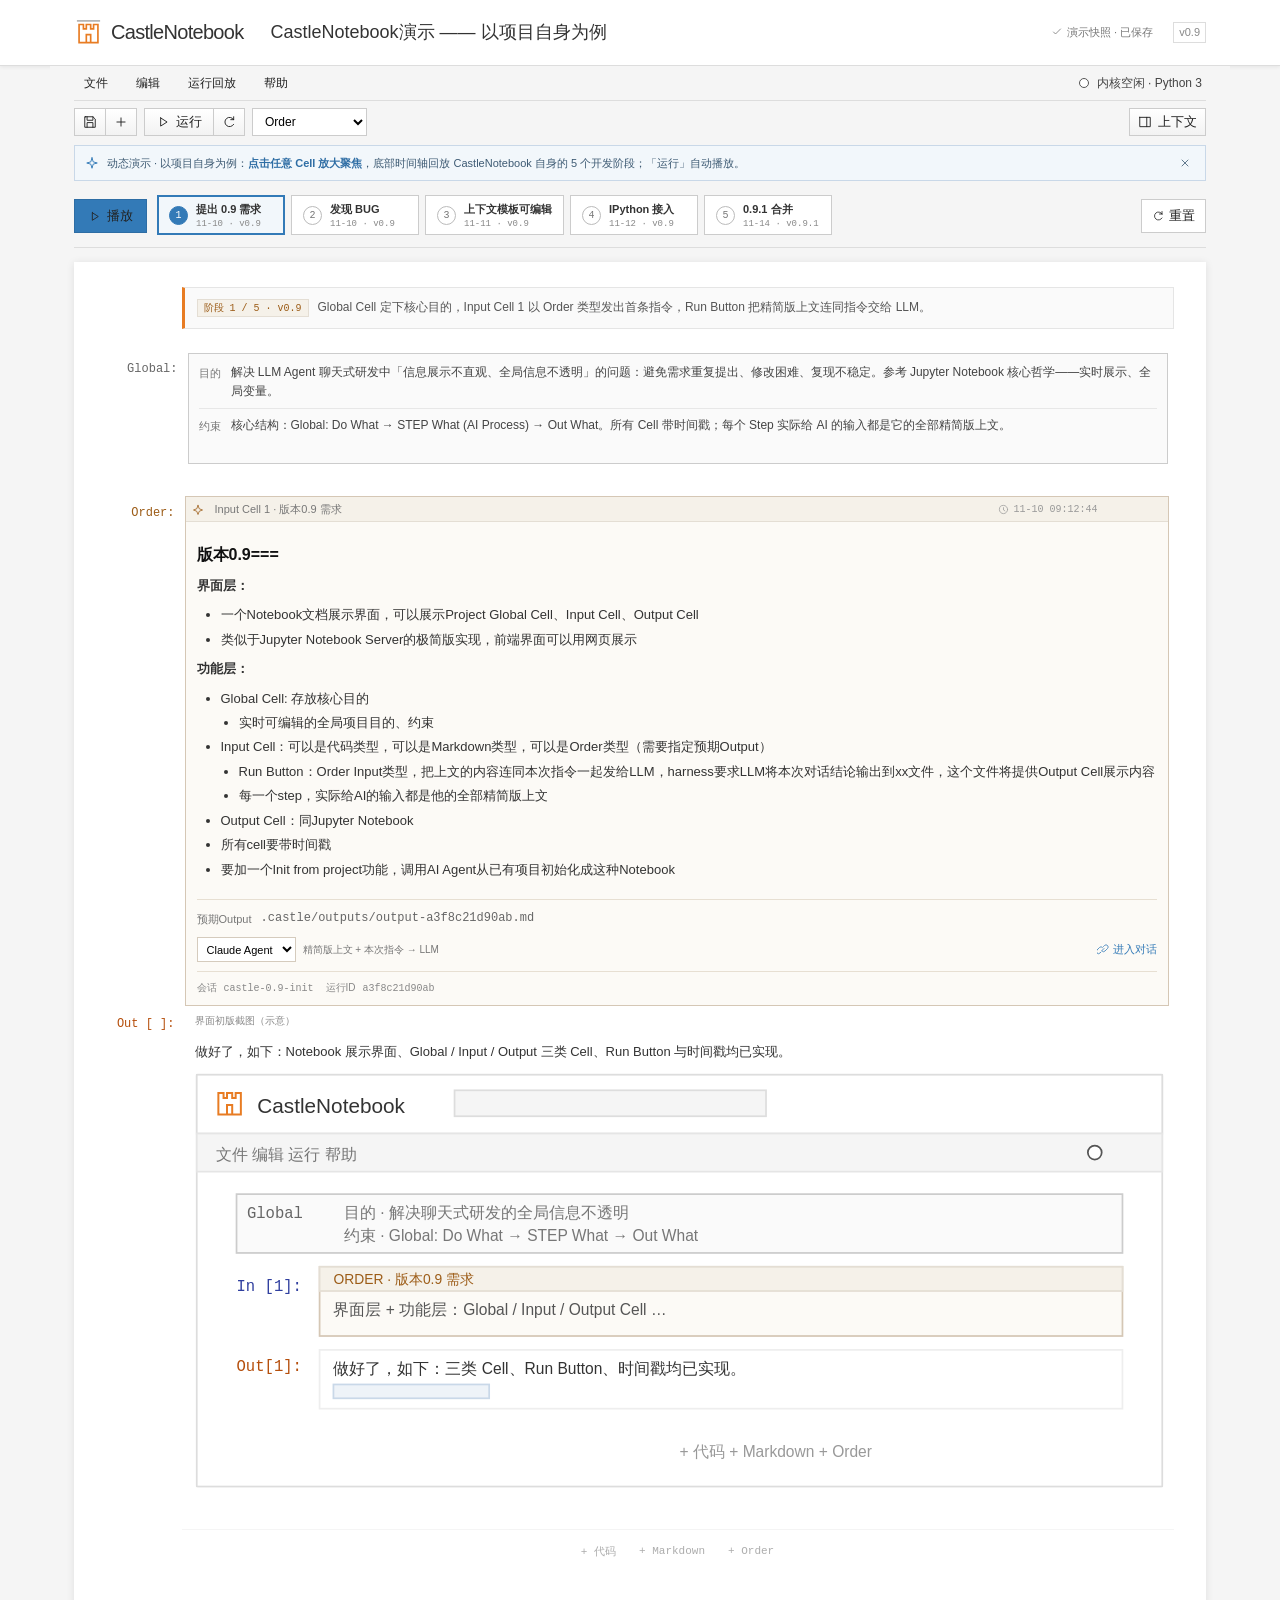
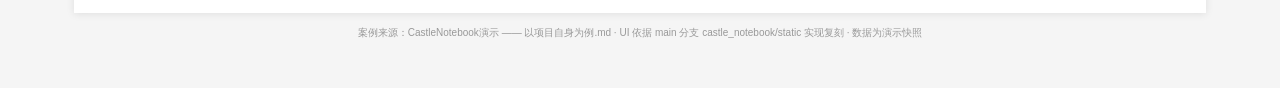
<file: examples/castle-notebook-demo.html>
<!doctype html>
<html lang="zh-CN">
<head>
<meta charset="utf-8">
<meta name="viewport" content="width=device-width, initial-scale=1">
<title>CastleNotebook演示 —— 以项目自身为例</title>
<style>
html,body{margin:0;padding:0;background:#f5f5f5}
.cnb-root{--ink:#222;--muted:#777;--line:#ddd;--blue:#303f9f;--orange:#e87c23;
  --sans:Arial,"Microsoft YaHei",sans-serif;--mono:"Cascadia Code",Consolas,"Liberation Mono",monospace;
  background:#f5f5f5;color:var(--ink);font:13px/1.55 var(--sans);min-height:100vh;padding-bottom:48px}
.cnb-root *{box-sizing:border-box}
.cnb-root button{cursor:pointer;font:inherit;color:inherit;border-radius:0}
.cnb-root a{color:#337ab7;text-decoration:none}
.cnb-root a:hover{text-decoration:underline}
.cnb-root ::selection{background:#cce2fa}
.cnb-root ::-webkit-scrollbar{width:10px;height:10px}
.cnb-root ::-webkit-scrollbar-track{background:#f0f0f0}
.cnb-root ::-webkit-scrollbar-thumb{background:#c9c9c9;border:2px solid #f0f0f0}
.cnb-root ::-webkit-scrollbar-thumb:hover{background:#337ab7}
.cnb-icon{display:inline-block;vertical-align:middle;flex-shrink:0}
.cnb-icon-btn{display:inline-flex;align-items:center;justify-content:center;width:26px;height:25px;border:0;background:transparent;padding:4px;color:#777}
.cnb-icon-btn:hover{background:#eee;color:#333}
.cnb-muted{color:#777}.cnb-tiny{font-size:10px}
.cnb-root kbd{font:11px var(--mono);background:#f4f4f4;border:1px solid #ccc;padding:2px 5px}
.cnb-root code{font-family:var(--mono)}
.cnb-menu-spacer{flex:1}

.cnb-topbar{background:#fff;border-bottom:1px solid #ddd;box-shadow:0 1px 4px #00000012}
.cnb-header-inner{width:min(1180px,100%);margin:auto;display:flex;align-items:center;gap:20px;height:65px;padding:0 24px}
.cnb-brand{display:flex;align-items:center;gap:8px;color:#333;white-space:nowrap;font-size:20px;letter-spacing:-.7px}
.cnb-notebook-title{border:1px solid transparent;background:transparent;min-width:80px;flex:1;max-width:550px;font-size:18px;padding:3px 6px;color:#333;overflow:hidden;text-overflow:ellipsis;white-space:nowrap}
.cnb-notebook-title:hover{border-color:#ddd}
.cnb-save-state{font-size:11px;color:#777;white-space:nowrap;margin-left:auto;display:inline-flex;align-items:center;gap:4px}
.cnb-app-version{font-size:11px;color:#888;border:1px solid #ddd;padding:1px 5px}

.cnb-command-area{width:min(1180px,100%);margin:auto;padding:0 24px;background:#f5f5f5;position:sticky;top:0;z-index:15}
.cnb-menubar{display:flex;align-items:center;height:35px;border-bottom:1px solid #ddd}
.cnb-menubar>button{background:transparent;border:0;padding:7px 14px;font-size:12px}
.cnb-menubar>button:hover{background:#e5e5e5}
.cnb-menubar>button:first-child{padding-left:10px}
.cnb-kernel-state{display:flex;align-items:center;gap:8px;font-size:12px;padding-right:4px;color:#444}
.cnb-kernel-dot{width:10px;height:10px;display:inline-block;border:1px solid #555;border-radius:100%;background:#fff}
.cnb-kernel-dot.busy{background:#555}
.cnb-toolbar{display:flex;align-items:center;gap:7px;height:42px;padding:6px 0}
.cnb-tool-group{display:inline-flex;align-items:center}
.cnb-tool{border:1px solid #ccc;background:linear-gradient(#fff,#f2f2f2);height:28px;min-width:31px;padding:5px 8px;display:inline-flex;align-items:center;justify-content:center;gap:6px;color:#444;margin-left:-1px}
.cnb-tool:first-child{margin-left:0}
.cnb-tool:hover{background:#e6e6e6;border-color:#aaa}
.cnb-run-selected{font-size:12px;padding:5px 11px}
.cnb-type-select{height:28px;min-width:115px;font-size:12px;background:#fff;padding:2px 8px;border:1px solid #ccc}
.cnb-inspector-toggle{margin-left:auto;font-size:12px}

.cnb-demo-banner{display:flex;align-items:center;gap:8px;border:1px solid #c9d8e8;background:#f2f7fb;color:#3d5a73;font-size:11px;line-height:1.7;padding:7px 10px;margin:2px 0 6px}
.cnb-demo-banner>.cnb-icon{color:#337ab7}
.cnb-demo-banner strong{color:#2e6da4}
.cnb-demo-banner .cnb-icon-btn{margin-left:auto;width:20px;height:20px}

.cnb-timeline{display:flex;align-items:center;gap:10px;padding:8px 0 10px;border-bottom:1px solid #ddd}
.cnb-play-btn{display:inline-flex;align-items:center;gap:6px;border:1px solid #2e6da4;background:#337ab7;color:#fff;font-size:12px;padding:6px 13px;flex-shrink:0}
.cnb-play-btn:hover{background:#286090}
.cnb-play-btn.playing{background:#fff;color:#337ab7;border-color:#337ab7}
.cnb-stages{display:flex;gap:6px;flex:1;min-width:0;overflow-x:auto;padding-bottom:2px}
.cnb-stage-chip{position:relative;display:flex;align-items:center;gap:8px;border:1px solid #ccc;background:#fff;padding:5px 11px;min-width:128px;text-align:left;overflow:hidden;flex-shrink:0}
.cnb-stage-chip:hover{border-color:#96b8d1;background:#f2f7fb}
.cnb-stage-chip.active{border-color:#337ab7;background:#f2f7fb;box-shadow:inset 0 0 0 1px #337ab7}
.cnb-stage-chip.done .cnb-stage-num{background:#639361;border-color:#639361;color:#fff}
.cnb-stage-num{display:inline-flex;align-items:center;justify-content:center;width:19px;height:19px;border:1px solid #bbb;border-radius:100%;font:10px var(--mono);color:#777;flex-shrink:0;background:#fff}
.cnb-stage-chip.active .cnb-stage-num{background:#337ab7;border-color:#337ab7;color:#fff}
.cnb-stage-text{display:flex;flex-direction:column;gap:1px;min-width:0}
.cnb-stage-text strong{font-size:11px;font-weight:600;color:#333;white-space:nowrap}
.cnb-stage-text small{font:9px var(--mono);color:#888;white-space:nowrap}
.cnb-stage-progress{position:absolute;left:0;bottom:0;height:2px;background:#337ab7;animation:cnb-progress 6s linear forwards}
@keyframes cnb-progress{from{width:0}to{width:100%}}
.cnb-reset-btn{display:inline-flex;align-items:center;gap:5px;border:1px solid #ccc;background:#fff;font-size:11px;color:#555;padding:6px 10px;flex-shrink:0}
.cnb-reset-btn:hover{background:#e9e9e9}

.cnb-work-content{width:min(1180px,100%);margin:0 auto;position:relative}
.cnb-notebook{background:#fff;min-height:480px;box-shadow:0 1px 8px #00000018;padding:25px 25px 40px 12px;margin:14px 24px 0}
.cnb-notebook-inner{max-width:1080px;margin:0 auto}
.cnb-stage-desc{font-size:12px;color:#555;line-height:1.8;background:#fafafa;border:1px solid #e5e5e5;border-left:3px solid #e87c23;padding:9px 12px;margin:0 0 18px 88px;animation:cnb-fade .4s ease}
.cnb-stage-desc-tag{display:inline-block;font:10px var(--mono);color:#9c5c17;background:#f5f1e9;border:1px solid #e4ded4;padding:1px 6px;margin-right:9px}
@keyframes cnb-fade{from{opacity:0;transform:translateY(-4px)}to{opacity:1;transform:none}}

.cnb-global-card,.cnb-input-row,.cnb-output-block{display:grid;grid-template-columns:88px minmax(0,1fr)}
.cnb-global-card{margin:0 0 20px;padding:5px;border:1px solid transparent}
.cnb-global-prompt{font:12px/1.55 var(--mono);text-align:right;padding:7px 10px 0 0;color:#666;white-space:nowrap}
.cnb-global-fields{border:1px solid #ccc;background:#fafafa;padding:7px 10px}
.cnb-global-fields>label{display:flex;align-items:flex-start;gap:10px}
.cnb-global-fields>label+label{border-top:1px solid #e7e7e7;margin-top:5px;padding-top:5px}
.cnb-global-fields label>span{font-size:11px;color:#777;padding-top:4px;white-space:nowrap}
.cnb-global-fields textarea{border:0;background:transparent;width:100%;font-size:12px;padding:2px 0;resize:none;line-height:1.6;color:#444;font-family:var(--sans)}

.cnb-cell-wrap{outline:none;cursor:zoom-in;animation:cnb-enter .5s ease}
.cnb-cell-wrap:focus-visible{outline:2px solid #5a9ecb;outline-offset:2px}
@keyframes cnb-enter{from{opacity:0;transform:translateY(10px)}to{opacity:1;transform:none}}
.cnb-cell{position:relative;border:1px solid transparent;border-left:3px solid transparent;padding:5px 4px 5px 0;margin:0 0 12px;transition:border-color .15s,box-shadow .15s}
.cnb-cell-wrap:hover .cnb-cell{border-color:#b7cfe2;border-left-color:#428bca;box-shadow:0 2px 10px #337ab71a}
.cnb-cell-wrap:hover .cnb-zoom-hint{opacity:1}
.cnb-input-prompt,.cnb-output-prompt{font:12px/1.55 var(--mono);text-align:right;padding:8px 10px 0 0;color:#303f9f;white-space:nowrap}
.cnb-input-body{min-width:0;border:1px solid #cfcfcf;background:#f7f7f7}
.cnb-cell-head{display:flex;align-items:center;gap:8px;min-height:25px;padding:1px 6px 0;border-bottom:1px solid #e8e8e8;background:#f3f3f3;color:#888}
.cnb-cell-title{font-size:11px;color:#777;flex:1;min-width:40px;padding:1px 3px;overflow:hidden;text-overflow:ellipsis;white-space:nowrap}
.cnb-cell-ts{display:inline-flex;align-items:center;gap:4px;font:10px var(--mono);color:#999;white-space:nowrap}
.cnb-zoom-hint{display:inline-flex;align-items:center;gap:4px;font-size:10px;color:#337ab7;opacity:0;transition:opacity .15s;white-space:nowrap}
.cnb-status{display:inline-flex;align-items:center;gap:4px;font-size:10px;white-space:nowrap}
.cnb-status.failed{color:#b42525}
.cnb-status.running{color:#337ab7}
.cnb-spinner{display:inline-block;height:10px;width:10px;border:1.5px solid #ccc;border-top-color:#337ab7;border-radius:100%;animation:cnb-spin .8s linear infinite}
@keyframes cnb-spin{to{transform:rotate(360deg)}}
.cnb-update-badge{font:9px var(--mono);color:#2e6da4;background:#dceaf4;border:1px solid #96b8d1;padding:1px 6px;animation:cnb-pulse 1.6s ease infinite}
@keyframes cnb-pulse{0%,100%{box-shadow:0 0 0 0 #337ab733}50%{box-shadow:0 0 0 4px #337ab700}}
.cnb-merge-badge{display:inline-flex;align-items:center;gap:4px;font:9px var(--mono);color:#3b7c40;background:#eef5ee;border:1px solid #bcd6bc;padding:1px 6px;white-space:nowrap}
.cnb-updated{border-left-color:#e87c23}

.cnb-order .cnb-input-prompt{color:#9c5c17}
.cnb-order .cnb-input-body{border-color:#d5c7b5;background:#fcfaf6}
.cnb-order .cnb-cell-head{background:#f5f1e9;border-color:#e4ded4;color:#9c5c17}
.cnb-order-body{padding:9px 11px}
.cnb-order-preview{min-height:32px;padding:1px 0 3px}
.cnb-contract-row{display:flex;gap:9px;margin-top:8px;padding-top:8px;border-top:1px solid #e7dfd2}
.cnb-contract-row>label{font-size:11px;color:#777;padding-top:3px;white-space:nowrap}
.cnb-contract-input{font-size:12px;line-height:1.6;color:#666;min-width:0;overflow-wrap:anywhere}
.cnb-order-options{display:flex;align-items:center;gap:7px;padding-top:9px}
.cnb-order-options select{font-size:11px;height:25px;background:#fff;border:1px solid #d5cbbd;padding:2px 5px}
.cnb-text-button{border:0;background:transparent;font-size:11px;padding:0;color:#337ab7;display:inline-flex;align-items:center;gap:4px;margin-left:auto}
.cnb-order-session{display:flex;align-items:center;gap:12px;border-top:1px solid #e7dfd2;padding:8px 0 0;margin-top:9px;flex-wrap:wrap}
.cnb-session-name{display:flex;align-items:baseline;gap:7px;color:#888;font-size:10px;white-space:nowrap}
.cnb-session-name code{font:10px var(--mono)}

.cnb-code-wrap{position:relative}
.cnb-code-pre{font:13px/1.55 var(--mono);white-space:pre;padding:10px 12px;margin:0;overflow:auto;color:#333;min-height:64px}
.cnb-syn-keyword{color:#008000;font-weight:600}
.cnb-syn-string{color:#ba2121}
.cnb-syn-comment{color:#408080;font-style:italic}

.cnb-output-block{margin-top:5px}
.cnb-output-prompt{color:#b54e0b;padding-top:4px}
.cnb-output-body{min-width:0;padding:0 5px 0 10px}
.cnb-output-note{font-size:10px;color:#888;margin:2px 0 6px}
.cnb-stale-label{display:inline-flex;align-items:center;gap:4px;font-size:10px;color:#946216;margin-bottom:5px}
.cnb-stale .cnb-output-content{border-left:2px solid #dbbe82;padding-left:8px}
.cnb-output-content{font-size:13px;overflow:auto}

.cnb-markdown{font-size:13px;line-height:1.65;overflow-wrap:anywhere;color:#333}
.cnb-markdown h2,.cnb-markdown h3,.cnb-markdown h4{font-weight:600;color:#111;line-height:1.4;margin:12px 0 8px}
.cnb-markdown h2{font-size:19px}.cnb-markdown h3{font-size:16px}.cnb-markdown h4{font-size:14px}
.cnb-markdown p{margin:7px 0}
.cnb-markdown ul{padding-left:24px;margin:8px 0}
.cnb-markdown li{margin:3px 0}
.cnb-markdown li.cnb-task{list-style:none}
.cnb-markdown li.cnb-task>input{width:13px;height:13px;margin:0 7px 0 -20px;vertical-align:middle;accent-color:#538954;pointer-events:none}
.cnb-markdown code{font:12px/1.6 var(--mono);background:#f1f1f1;padding:1px 3px}
.cnb-markdown blockquote{border-left:4px solid #ddd;color:#666;padding:5px 14px;margin:10px 0;background:#fafafa}
.cnb-md-code{border:1px solid #ddd;background:#f7f7f7;margin:10px 0}
.cnb-md-code>span{display:block;font:10px var(--mono);color:#777;padding:4px 10px;border-bottom:1px solid #e4e4e4}
.cnb-md-code>pre{font:12px/1.6 var(--mono);overflow:auto;margin:0;padding:10px}
.cnb-md-code code{padding:0;background:transparent}
.cnb-wireframe{display:block;max-width:100%;height:auto;margin:10px 0;border-radius:4px}

.cnb-add-bar{display:flex;justify-content:center;gap:15px;margin:25px 0 0 88px;padding:10px;border-top:1px solid #eee;opacity:.6}
.cnb-add-bar:hover{opacity:1}
.cnb-add-bar>button{border:0;background:transparent;color:#777;font:11px var(--mono);padding:4px}
.cnb-add-bar>button:hover{color:#337ab7}
.cnb-foot-note{width:min(1180px,100%);margin:12px auto 0;padding:0 24px;font-size:10px;color:#999;text-align:center}

.cnb-backdrop{position:fixed;inset:0;background:#1c2430;opacity:0;transition:opacity .4s ease;z-index:50}
.cnb-backdrop.on{opacity:.55}
.cnb-clone-inner{padding:10px 12px;background:#fff}
.cnb-detail{position:fixed;top:36px;left:50%;transform:translateX(-50%);width:min(920px,calc(100vw - 40px));max-height:calc(100vh - 72px);background:#fff;border:1px solid #aaa;box-shadow:0 10px 60px #0003;z-index:61;display:flex;flex-direction:column;animation:cnb-detail-in .25s ease}
@keyframes cnb-detail-in{from{opacity:0;transform:translateX(-50%) scale(.97)}to{opacity:1;transform:translateX(-50%) scale(1)}}
.cnb-detail-head{display:flex;align-items:center;gap:10px;padding:12px 16px;border-bottom:1px solid #ddd;background:#fff;flex-shrink:0}
.cnb-detail-head strong{font-size:14px;font-weight:600;color:#222;overflow:hidden;text-overflow:ellipsis;white-space:nowrap}
.cnb-detail-type{display:inline-flex;align-items:center;gap:5px;font:10px var(--mono);color:#9c5c17;background:#f5f1e9;border:1px solid #e4ded4;padding:2px 7px;white-space:nowrap}
.cnb-detail-ts{display:inline-flex;align-items:center;gap:4px;font:10px var(--mono);color:#999;white-space:nowrap}
.cnb-flip{transform:scaleX(-1)}
.cnb-detail-body{display:grid;grid-template-columns:minmax(0,1fr) 280px;gap:0;overflow:auto;flex:1}
.cnb-detail-main{padding:16px 14px 20px 10px;min-width:0}
.cnb-detail-main .cnb-cell{cursor:default;margin-bottom:0}
.cnb-merge-note{display:flex;gap:8px;align-items:flex-start;border:1px solid #bcd6bc;background:#eef5ee;color:#3b7c40;font-size:11px;line-height:1.8;padding:9px 11px;margin:14px 0 0 88px}
.cnb-merge-note>.cnb-icon{margin-top:3px}
.cnb-detail-foot{display:flex;align-items:center;gap:16px;border-top:1px solid #ddd;padding:8px 16px;font-size:10px;color:#777;flex-shrink:0;background:#fafafa}

.cnb-inspector{border-left:1px solid #ddd;background:#fff;padding:16px;display:flex;flex-direction:column}
.cnb-inspector-heading{display:flex;align-items:center;justify-content:space-between;font-size:12px;color:#555}
.cnb-inspector-heading>span{display:inline-flex;align-items:center;gap:6px}
.cnb-mini-label{font-size:10px;color:#777}
.cnb-inspector-copy{font-size:11px;line-height:1.8;color:#777;margin:10px 0 14px}
.cnb-inspector-copy strong{color:#555}
.cnb-context-stat{display:grid;grid-template-columns:1fr 1fr;margin:0 0 12px}
.cnb-context-stat>div{display:flex;flex-direction:column;gap:4px}
.cnb-context-stat strong{font:20px var(--mono);color:#555}
.cnb-context-stat span{font-size:10px;color:#888}
.cnb-budget-bar{height:3px;background:#eee}
.cnb-budget-bar>span{height:100%;display:block;background:#6e9bc1;transition:width .4s ease}
.cnb-budget-caption{font-size:9px;color:#888;display:flex;justify-content:space-between;margin-top:5px}
.cnb-context-sources-label{margin:18px 0 4px}
.cnb-context-source{display:flex;align-items:center;gap:9px;border-bottom:1px solid #eee;padding:9px 0}
.cnb-source-icon{width:23px;display:flex;align-items:center;justify-content:center;color:#888;flex-shrink:0}
.cnb-context-source>div{flex:1;min-width:0}
.cnb-context-source strong{display:block;font-size:11px;font-weight:500;overflow:hidden;text-overflow:ellipsis;white-space:nowrap}
.cnb-context-source>div>span{display:block;font-size:10px;color:#888;margin-top:3px;line-height:1.6}
.cnb-source-valid{width:5px;height:5px;border:1px solid #639361;border-radius:100%;background:#639361;flex-shrink:0}
.cnb-current-source{border:0;background:#f2f7fb;padding:9px 7px;margin-top:4px}
.cnb-fingerprint{display:flex;justify-content:space-between;gap:8px;font-size:9px;color:#999;margin:12px 0 14px}
.cnb-fingerprint code{font-size:9px}
.cnb-inspector-tip{display:flex;align-items:flex-start;gap:6px;font-size:10px;line-height:1.8;background:#f7f7f7;border:1px solid #e5e5e5;padding:9px;color:#777;margin-top:auto}
.cnb-inspector-tip>.cnb-icon{margin-top:3px}

.cnb-modal-backdrop{position:fixed;inset:0;background:#0004;z-index:70;display:flex;align-items:flex-start;justify-content:center;padding:8vh 16px 16px;overflow:auto}
.cnb-modal{border:1px solid #aaa;background:#fff;color:#333;box-shadow:0 10px 60px #0003;width:min(570px,100%);animation:cnb-fade .2s ease}
.cnb-modal-head{display:flex;align-items:center;justify-content:space-between;padding:15px 20px;border-bottom:1px solid #ddd}
.cnb-modal-head h2{font-size:16px;font-weight:500;margin:0}
.cnb-modal-body{padding:20px;font-size:12px}
.cnb-modal-description{font-size:12px;line-height:1.8;color:#777;margin:0 0 20px}
.cnb-help-steps>div{display:flex;gap:14px;margin-bottom:18px}
.cnb-help-steps b{font:13px var(--mono);color:#aaa;padding-top:3px}
.cnb-help-steps h3{font-size:13px;margin:0 0 6px;font-weight:600}
.cnb-help-steps p{font-size:12px;color:#777;line-height:1.8;margin:0}
.cnb-shortcut-list{border-top:1px solid #ddd;padding-top:12px}
.cnb-shortcut-list>span{display:flex;justify-content:space-between;align-items:center;font-size:11px;color:#777;margin:8px 0}

.cnb-toast{position:fixed;bottom:22px;left:50%;transform:translate(-50%,10px);max-width:90vw;padding:9px 16px;background:#333;color:#fff;box-shadow:0 2px 12px #0002;font-size:12px;opacity:0;pointer-events:none;transition:.15s;z-index:100}
.cnb-toast.visible{opacity:1;transform:translate(-50%,0)}
.cnb-toast.error{background:#9e3333}

@media(max-width:900px){
  .cnb-detail-body{grid-template-columns:1fr}
  .cnb-inspector{border-left:0;border-top:1px solid #ddd}
}
@media(max-width:760px){
  .cnb-header-inner{height:56px;padding:0 12px;gap:9px}
  .cnb-brand{font-size:15px;letter-spacing:-.5px}
  .cnb-notebook-title{font-size:14px;max-width:100%;min-width:50px}
  .cnb-save-state{display:none}
  .cnb-command-area{padding:0 10px}
  .cnb-menubar{height:31px}
  .cnb-menubar>button{font-size:11px;padding:5px 11px}
  .cnb-toolbar{height:39px;gap:5px}
  .cnb-type-select{min-width:85px;width:85px;font-size:11px}
  .cnb-notebook{margin:10px 8px 0;padding:17px 8px 30px 0}
  .cnb-global-card,.cnb-input-row,.cnb-output-block{grid-template-columns:65px minmax(0,1fr)}
  .cnb-input-prompt,.cnb-output-prompt{font-size:10px;padding-right:6px}
  .cnb-stage-desc{margin-left:65px}
  .cnb-add-bar{margin-left:65px}
  .cnb-merge-note{margin-left:65px}
  .cnb-cell-ts{display:none}
  .cnb-stage-chip{min-width:110px;padding:4px 8px}
  .cnb-detail{top:16px;max-height:calc(100vh - 32px)}
}
@media(prefers-reduced-motion:reduce){
  .cnb-root *,.cnb-root *:before,.cnb-root *:after{animation:none!important;transition:none!important}
}
</style>
</head>
<body>
<div class="cnb-root" id="root">
  <header class="cnb-topbar">
    <div class="cnb-header-inner">
      <span class="cnb-brand" id="brand"></span>
      <span class="cnb-notebook-title">CastleNotebook演示 —— 以项目自身为例</span>
      <span class="cnb-save-state" id="saveState"></span>
      <span class="cnb-app-version" id="version"></span>
    </div>
  </header>

  <div class="cnb-command-area">
    <div class="cnb-menubar">
      <button data-act="menu-file">文件</button>
      <button data-act="menu-edit">编辑</button>
      <button data-act="run" id="menuRun">运行回放</button>
      <button data-act="menu-help">帮助</button>
      <span class="cnb-menu-spacer"></span>
      <span class="cnb-kernel-state"><span class="cnb-kernel-dot" id="kernelDot"></span><span id="kernelText">内核空闲 · Python 3</span></span>
    </div>
    <div class="cnb-toolbar">
      <span class="cnb-tool-group">
        <button class="cnb-tool" title="保存" data-act="save" id="toolSave"></button>
        <button class="cnb-tool" title="添加 Cell" data-act="add" id="toolAdd"></button>
      </span>
      <span class="cnb-tool-group">
        <button class="cnb-tool cnb-run-selected" data-act="run" id="toolRun"></button>
        <button class="cnb-tool" title="重启内核并回到起点" data-act="restart" id="toolRestart"></button>
      </span>
      <select class="cnb-type-select" id="typeSelect" tabindex="-1" aria-label="Cell 类型">
        <option value="code">代码</option>
        <option value="markdown">Markdown</option>
        <option value="order" selected>Order</option>
      </select>
      <button class="cnb-tool cnb-inspector-toggle" title="聚焦当前 Cell 查看上下文" data-act="inspector" id="toolInspector"></button>
    </div>
    <div class="cnb-demo-banner" id="banner"></div>
    <div class="cnb-timeline">
      <button class="cnb-play-btn" data-act="play" id="playBtn"></button>
      <div class="cnb-stages" id="stages"></div>
      <button class="cnb-reset-btn" data-act="reset" id="resetBtn"></button>
    </div>
  </div>

  <div class="cnb-work-content">
    <div class="cnb-notebook">
      <div class="cnb-notebook-inner" id="notebook"></div>
    </div>
    <div class="cnb-foot-note">案例来源：CastleNotebook演示 —— 以项目自身为例.md · UI 依据 main 分支 castle_notebook/static 实现复刻 · 数据为演示快照</div>
  </div>

  <div id="focusLayer"></div>
  <div id="modalLayer"></div>
  <div class="cnb-toast" id="toast" role="status"></div>
</div>

<script>
"use strict";
/* ============ 数据：案例《CastleNotebook演示 —— 以项目自身为例》 ============ */
const GLOBAL_PURPOSE = "解决 LLM Agent 聊天式研发中「信息展示不直观、全局信息不透明」的问题：避免需求重复提出、修改困难、复现不稳定。参考 Jupyter Notebook 核心哲学——实时展示、全局变量。";
const GLOBAL_CONSTRAINT = "核心结构：Global: Do What → STEP What (AI Process) → Out What。所有 Cell 带时间戳；每个 Step 实际给 AI 的输入都是它的全部精简版上文。";
const CHAT_1 = "https://chatgpt.com/s/cx_6af89257acd881918ea83b331838382f";
const CHAT_2 = "https://chatgpt.com/s/cx_6af8961716108191ad63a2a0bb4617b1";

const V09_SPEC = `## 版本0.9===

**界面层：**

- 一个Notebook文档展示界面，可以展示Project Global Cell、Input Cell、Output Cell
- 类似于Jupyter Notebook Server的极简版实现，前端界面可以用网页展示

**功能层：**

- Global Cell: 存放核心目的
  - 实时可编辑的全局项目目的、约束
- Input Cell：可以是代码类型，可以是Markdown类型，可以是Order类型（需要指定预期Output）
  - Run Button：Order Input类型，把上文的内容连同本次指令一起发给LLM，harness要求LLM将本次对话结论输出到xx文件，这个文件将提供Output Cell展示内容
  - 每一个step，实际给AI的输入都是他的全部精简版上文
- Output Cell：同Jupyter Notebook
- 所有cell要带时间戳
- 要加一个Init from project功能，调用AI Agent从已有项目初始化成这种Notebook`;

const MERGED_SPEC = `## 实现功能 · 版本0.9===

**界面层：**

- [x] 一个Notebook文档展示界面，可以展示Project Global Cell、Input Cell、Output Cell
- [x] 类似于Jupyter Notebook Server的极简版实现，前端界面可以用网页展示【jupyter二次开发可忽略】

**功能层：**

- [x] Global Cell: 存放核心目的
  - [x] 实时可编辑的全局项目目的、约束
- [x] Input Cell：可以是代码类型，可以是Markdown类型，可以是Order类型（需要指定预期Output）
  - [x] Run Button：Order Input类型，把上文的内容连同本次指令一起发给LLM，harness要求LLM将本次对话结论输出到xx文件，这个文件将提供Output Cell展示内容
  - [x] 可切换到LLM Agent 运行Order Input Cell，目前采用 \`claude "PROMPT" -n "ID NAME"\`
  - [x] 每一个step，实际给AI的输入都是他的全部精简版上文
- [x] Output Cell：同Jupyter Notebook
- [x] 所有cell要带时间戳
- [x] 要加一个Init from project功能，调用AI Agent从已有项目初始化成这种Notebook`;

const CELLS = {
  c1: {
    id: "c1", kind: "order", title: "Input Cell 1 · 版本0.9 需求", ts: "11-10 09:12:44",
    status: "succeeded", runId: "a3f8c21d90ab", session: "castle-0.9-init", chatUrl: CHAT_1,
    contract: ".castle/outputs/output-a3f8c21d90ab.md",
    input: [{ t: "md", src: V09_SPEC }],
    output: [
      { t: "md", src: "做好了，如下：Notebook 展示界面、Global / Input / Output 三类 Cell、Run Button 与时间戳均已实现。" },
      { t: "wireframe" },
    ],
    outputNote: "界面初版截图（示意）",
  },
  c2: {
    id: "c2", kind: "order", title: "Input Cell 2 · BUG 检查", ts: "11-10 14:37:05",
    status: "failed", runId: "d016b87badef", session: "castle-bugfix", chatUrl: CHAT_2,
    contract: ".castle/outputs/output-d016b87badef.md",
    input: [{ t: "md", src: "运行ID：**d016b87badef** 看起来不是很完整啊，根本没跑通的样子" }],
    output: [
      { t: "md", src: "已改好：完整输入保存到 [.castle/prompts/inputc0a1218fdf04.md](.castle/prompts/inputc0a1218fdf04.md)，后台 Claude 自行读取，…" },
    ],
    outputNote: "运行 d016b87badef 首次执行未跑通，修复后结论已回写",
    stale: true,
  },
  c2u: {
    id: "c2u", kind: "order", title: "Input Cell 2 (Update 1) · BUG修复 + 上下文模板", ts: "11-11 10:02:18",
    status: "succeeded", runId: "d016b87badef", session: "castle-bugfix", chatUrl: CHAT_2,
    contract: ".castle/context.json",
    input: [{ t: "md", src: "解决没跑通问题，运行ID：**d016b87badef**；随后又新增**上下文模板可编辑**功能" }],
    output: [
      { t: "md", src: "已改好：完整输入保存到 [.castle/prompts/inputc0a1218fdf04.md](.castle/prompts/inputc0a1218fdf04.md)，后台 Claude 自行读取，…\n\n编辑方面，直接编辑 [.castle/context.json](.castle/context.json)：\n\n- \`templates.instructions\`：harness prompt 正文\n- \`templates.prompt\`：上下文结构和拼接顺序\n- \`templates.invocation\`：Claude 启动时的读取指令\n- \`features\`：各项开关；\`limits\`：字符预算\n\n保存后下次预览或运行立即生效，无需重启；每次运行保存配置快照。**57 项测试通过。**" },
    ],
    outputNote: "同一对话追加提问，Cell 自动更新（Update 1）",
  },
  c3: {
    id: "c3", kind: "order", title: "Input Cell 3 · IPython 接入", ts: "11-12 16:20:41",
    status: "succeeded", runId: "e77c04f1c2aa", session: "castle-ipython",
    contract: ".castle/outputs/output-e77c04f1c2aa.md",
    input: [{ t: "md", src: "看起来目前和真正的jupyter notebook还有区别，比如不支持 **!命令**" }],
    output: [
      { t: "md", src: "已接入 IPython，现在支持：\n\n- \`!命令\`、\`files = !命令\`、变量插值\n- \`%pip\`、\`%cd\`、\`%time\`、\`%%capture\`\n- 流式输出、Windows 中文编码及停止/超时清理\n\n**82 项测试全部通过。重启当前内核后生效**\n\n**目前仍不支持 widgets 和完整 Jupyter 协议**" },
    ],
  },
  m1: {
    id: "m1", kind: "order", title: "Input Cell 1 · 0.9.1 合并版", ts: "11-14 09:00:12",
    status: "succeeded", runId: "f09d31b7e6c4", session: "castle-merge-0.9.1",
    contract: ".castle/outputs/output-f09d31b7e6c4.md",
    mergedFrom: ["Input Cell 1", "Input Cell 2", "Input Cell 3"],
    input: [{ t: "md", src: MERGED_SPEC }],
    output: [
      { t: "md", src: "上述功能均已实现。值得注意的是，Order Input Cell模板编辑方面，直接编辑 [.castle/context.json](.castle/context.json)；Jupyter方面，**目前仍不支持 widgets 和完整 Jupyter 协议**。\n\n如需运行项目，执行命令：" },
    ],
    outputNote: "由一个 Claude 会话将 Cell 1 / 2 / 3 合并而成",
  },
  m2: {
    id: "m2", kind: "code", title: "Cell 2 · Python Cell", ts: "11-14 09:04:56",
    status: "succeeded",
    input: [{ t: "code", lang: "PowerShell", src: "!cd E:\\code\\CastleNotebook\n!python -m pip install -e .\n!python -m castle_notebook" }],
    output: [
      { t: "md", src: "内核已重启，CastleNotebook 服务启动，浏览器打开研究工作台。" },
    ],
  },
};

const STAGES = [
  { key: "s0", title: "提出 0.9 需求", date: "11-10", version: "0.9", desc: "Global Cell 定下核心目的，Input Cell 1 以 Order 类型发出首条指令，Run Button 把精简版上文连同指令交给 LLM。", cells: ["c1"], fresh: ["c1"], updated: [] },
  { key: "s1", title: "发现 BUG", date: "11-10", version: "0.9", desc: "运行 d016b87badef 没跑通。新开对话要求检查，Input Cell 2 记录问题与修复结论，失败状态可追溯。", cells: ["c1", "c2"], fresh: ["c2"], updated: [] },
  { key: "s2", title: "上下文模板可编辑", date: "11-11", version: "0.9", desc: "同一对话继续追问：模板放进配置文件。Cell 2 自动多出 Update 1 内容——无需新开零散对话。", cells: ["c1", "c2u"], fresh: [], updated: ["c2u"] },
  { key: "s3", title: "IPython 接入", date: "11-12", version: "0.9", desc: "与此同时新功能并行开发：Input Cell 3 补齐 !命令 与魔法命令，82 项测试通过。", cells: ["c1", "c2u", "c3"], fresh: ["c3"], updated: [] },
  { key: "s4", title: "0.9.1 合并", date: "11-14", version: "0.9.1", desc: "推出 0.9.1：三个实现需求的 Cell 由一个 Claude 会话合并为带勾选清单的 Input Cell 1，并附运行命令的 Python Cell。", cells: ["m1", "m2"], fresh: ["m1", "m2"], updated: [] },
];

/* ============ 图标与渲染工具 ============ */
const PATHS = {
  play: "m8 5 11 7-11 7V5Z", stop: "M6 6h12v12H6z", plus: "M12 5v14M5 12h14",
  order: "m12 3 2.5 6.5L21 12l-6.5 2.5L12 21l-2.5-6.5L3 12l6.5-2.5L12 3Z",
  code: "m8 7-5 5 5 5m8-10 5 5-5 5m-3-12-2 14",
  markdown: "M4 6v12M4 6l5 7 5-7v12m3-4 3 4 3-4m-3-8v12",
  target: "M21 12a9 9 0 1 1-9-9m0 4a5 5 0 1 0 5 5m-5 0 9-9m-4 0h4v4",
  clock: "M12 8v5l3 2m6-3a9 9 0 1 1-18 0 9 9 0 0 1 18 0",
  check: "m5 12 4 4L19 6", close: "m6 6 12 12M6 18 18 6",
  link: "m10 13 4-4m-6 7-2 2a4 4 0 0 1-6-6l5-5a4 4 0 0 1 6 0m2-2 2-2a4 4 0 0 1 6 6l-5 5a4 4 0 0 1-6 0",
  save: "M4 3h13l4 4v14H3V3h1Zm3 0v6h10V3M7 21v-8h10v8",
  eye: "M2 12s4-7 10-7 10 7 10 7-4 7-10 7S2 12 2 12Zm13 0a3 3 0 1 1-6 0 3 3 0 0 1 6 0",
  panel: "M3 4h18v16H3V4Zm12 0v16", refresh: "M20 8a8 8 0 1 0 0 8m0-8V3m0 5h-5",
  merge: "m4 4 6 6m10-6-6 6m-2 0v11m-4-4 4 4 4-4",
  spark: "m12 3 2 7 7 2-7 2-2 7-2-7-7-2 7-2 2-7",
  info: "M12 11v6m0-10v.1m9 4.9a9 9 0 1 1-18 0 9 9 0 0 1 18 0",
  chevron: "m9 5 7 7-7 7", down: "m5 9 7 7 7-7",
  terminal: "m5 6 6 6-6 6m8 0h6", folder: "M3 7V5h6l2 2h10v13H3V7Z",
  zoom: "M11 4a7 7 0 1 0 0 14 7 7 0 0 0 0-14Zm9 16-5-5m-4-6v6m-3-3h6",
};
function icon(name, size) {
  size = size || 14;
  return '<svg class="cnb-icon" style="width:' + size + 'px;height:' + size + 'px" viewBox="0 0 24 24" fill="none" stroke="currentColor" stroke-width="1.6" stroke-linecap="round" stroke-linejoin="round" aria-hidden="true"><path d="' + (PATHS[name] || PATHS.info) + '"/></svg>';
}
function logo(size) {
  size = size || 29;
  return '<svg style="width:' + size + 'px;height:' + size + 'px;flex-shrink:0" viewBox="0 0 40 40" fill="none" aria-hidden="true"><path d="M7 9h6v6h4V9h6v6h4V9h6v25H7V9Z" stroke="#e87c23" stroke-width="2.3"/><path d="M17 34V23h6v11" stroke="#e87c23" stroke-width="2.3"/><path d="M4 4h32" stroke="#a6a6a6" stroke-width="2"/></svg>';
}
function esc(s) {
  return String(s).replace(/&/g, "&amp;").replace(/</g, "&lt;").replace(/>/g, "&gt;").replace(/"/g, "&quot;");
}
function inlineMd(text) {
  let out = "", last = 0, m;
  const re = /(`[^`]+`)|(\*\*[^*]+\*\*)|(\[([^\]]+)\]\(([^)]+)\))/g;
  while ((m = re.exec(text))) {
    if (m.index > last) out += esc(text.slice(last, m.index));
    if (m[1]) out += "<code>" + esc(m[1].slice(1, -1)) + "</code>";
    else if (m[2]) out += "<strong>" + esc(m[2].slice(2, -2)) + "</strong>";
    else if (m[3]) {
      if (/^https?:\/\//.test(m[5])) out += '<a href="' + esc(m[5]) + '" target="_blank" rel="noopener noreferrer">' + esc(m[4]) + "</a>";
      else out += "<code>" + esc(m[4]) + "</code>";
    }
    last = m.index + m[0].length;
  }
  if (last < text.length) out += esc(text.slice(last));
  return out;
}
function md(src) {
  const lines = src.replace(/\r/g, "").split("\n");
  let out = "", i = 0;
  while (i < lines.length) {
    const trimmed = lines[i].trim();
    if (!trimmed) { i++; continue; }
    if (trimmed.startsWith("```")) {
      const lang = trimmed.slice(3), buf = []; i++;
      while (i < lines.length && !lines[i].trim().startsWith("```")) buf.push(lines[i++]);
      i++;
      out += '<div class="cnb-md-code"><span>' + esc(lang || "code") + "</span><pre><code>" + esc(buf.join("\n")) + "</code></pre></div>";
      continue;
    }
    const h = /^(#{1,4})\s+(.*)$/.exec(trimmed);
    if (h) {
      const level = Math.min(h[1].length + 1, 4);
      const tag = level === 2 ? "h2" : level === 3 ? "h3" : "h4";
      out += "<" + tag + ">" + inlineMd(h[2]) + "</" + tag + ">";
      i++; continue;
    }
    if (/^[-*]\s+/.test(trimmed)) {
      const items = [];
      while (i < lines.length && /^\s*[-*]\s+/.test(lines[i])) {
        const indent = lines[i].match(/^\s*/)[0].length;
        let text = lines[i].replace(/^\s*[-*]\s+/, ""), checked = null;
        const cm = /^\[( |x)\]\s*/.exec(text);
        if (cm) { checked = cm[1] === "x"; text = text.slice(cm[0].length); }
        items.push({ text, indent, checked });
        i++;
      }
      out += "<ul>" + items.map(it =>
        '<li class="' + (it.checked !== null ? "cnb-task" : "") + '"' + (it.indent >= 2 ? ' style="margin-left:18px"' : "") + ">" +
        (it.checked !== null ? '<input type="checkbox" tabindex="-1"' + (it.checked ? " checked" : "") + ">" : "") +
        inlineMd(it.text) + "</li>").join("") + "</ul>";
      continue;
    }
    const para = [trimmed]; i++;
    while (i < lines.length && lines[i].trim() && !/^(#{1,4}\s|[-*]\s|```)/.test(lines[i].trim())) { para.push(lines[i].trim()); i++; }
    out += "<p>" + inlineMd(para.join(" ")) + "</p>";
  }
  return '<div class="cnb-markdown">' + out + "</div>";
}
function hlCode(src) {
  let out = "", last = 0, m;
  const re = /(#.*$)|("[^"]*")|(!|%pip|%cd|%time|%%capture|\bpython\b|\bpip\b|\binstall\b|\bcd\b)/gm;
  while ((m = re.exec(src))) {
    if (m.index > last) out += esc(src.slice(last, m.index));
    const cls = m[1] ? "cnb-syn-comment" : m[2] ? "cnb-syn-string" : "cnb-syn-keyword";
    out += '<span class="' + cls + '">' + esc(m[0]) + "</span>";
    last = m.index + m[0].length;
  }
  if (last < src.length) out += esc(src.slice(last));
  return out;
}
const WIREFRAME = '<svg class="cnb-wireframe" viewBox="0 0 560 240" role="img" aria-label="Notebook 界面初版示意图">' +
  '<rect x="1" y="1" width="558" height="238" fill="#ffffff" stroke="#ddd"/>' +
  '<rect x="1" y="1" width="558" height="34" fill="#ffffff" stroke="#ddd"/>' +
  '<g transform="translate(10,7) scale(0.5)"><path d="M7 9h6v6h4V9h6v6h4V9h6v25H7V9Z" stroke="#e87c23" stroke-width="2.3" fill="none"/><path d="M17 34V23h6v11" stroke="#e87c23" stroke-width="2.3" fill="none"/></g>' +
  '<text x="36" y="23" font-size="12" fill="#333" font-family="Arial">CastleNotebook</text>' +
  '<rect x="150" y="10" width="180" height="15" fill="#f5f5f5" stroke="#ddd"/>' +
  '<rect x="1" y="35" width="558" height="22" fill="#f5f5f5" stroke="#e5e5e5"/>' +
  '<text x="12" y="50" font-size="9" fill="#777" font-family="Arial">文件  编辑  运行  帮助</text>' +
  '<circle cx="520" cy="46" r="4" fill="#fff" stroke="#555"/>' +
  '<rect x="24" y="70" width="512" height="34" fill="#fafafa" stroke="#ccc"/>' +
  '<text x="30" y="84" font-size="9" fill="#666" font-family="Consolas,monospace">Global</text>' +
  '<text x="86" y="84" font-size="9" fill="#777" font-family="Arial">目的 · 解决聊天式研发的全局信息不透明</text>' +
  '<text x="86" y="97" font-size="9" fill="#777" font-family="Arial">约束 · Global: Do What → STEP What → Out What</text>' +
  '<text x="24" y="126" font-size="9" fill="#303f9f" font-family="Consolas,monospace">In [1]:</text>' +
  '<rect x="72" y="112" width="464" height="40" fill="#fcfaf6" stroke="#d5c7b5"/>' +
  '<rect x="72" y="112" width="464" height="14" fill="#f5f1e9" stroke="#e4ded4"/>' +
  '<text x="80" y="122" font-size="8" fill="#9c5c17" font-family="Arial">ORDER · 版本0.9 需求</text>' +
  '<text x="80" y="140" font-size="9" fill="#555" font-family="Arial">界面层 + 功能层：Global / Input / Output Cell …</text>' +
  '<text x="24" y="172" font-size="9" fill="#b54e0b" font-family="Consolas,monospace">Out[1]:</text>' +
  '<rect x="72" y="160" width="464" height="34" fill="#fff" stroke="#eee"/>' +
  '<text x="80" y="174" font-size="9" fill="#333" font-family="Arial">做好了，如下：三类 Cell、Run Button、时间戳均已实现。</text>' +
  '<rect x="80" y="180" width="90" height="8" fill="#eef3f8" stroke="#c9d8e8"/>' +
  '<text x="280" y="222" font-size="9" fill="#999" font-family="Arial">+ 代码  + Markdown  + Order</text></svg>';
function blocks(list) {
  return list.map(b => b.t === "md" ? md(b.src)
    : b.t === "code" ? '<div class="cnb-md-code"><span>' + esc(b.lang) + "</span><pre><code>" + hlCode(b.src) + "</code></pre></div>"
    : WIREFRAME).join("");
}
function statusTag(status) {
  if (status === "running") return '<span class="cnb-status running"><span class="cnb-spinner"></span>执行中</span>';
  if (status === "failed") return '<span class="cnb-status failed">' + icon("close", 11) + "执行失败</span>";
  return "";
}
function cellVisual(cell, updated, inFocus) {
  const isOrder = cell.kind === "order";
  let head = '<div class="cnb-cell-head">' + icon(isOrder ? "order" : "code", 12) +
    '<span class="cnb-cell-title">' + esc(cell.title) + "</span>";
  if (cell.mergedFrom) head += '<span class="cnb-merge-badge">' + icon("merge", 11) + "合并自 " + cell.mergedFrom.length + " 个 Cell</span>";
  if (updated) head += '<span class="cnb-update-badge">Update 1</span>';
  head += statusTag(cell.status) + '<span class="cnb-cell-ts">' + icon("clock", 11) + esc(cell.ts) + "</span>";
  if (!inFocus) head += '<span class="cnb-zoom-hint">' + icon("zoom", 12) + "点击放大</span>";
  head += "</div>";
  let body;
  if (isOrder) {
    body = '<div class="cnb-order-body"><div class="cnb-order-preview">' + blocks(cell.input) + "</div>";
    if (cell.contract) body += '<div class="cnb-contract-row"><label>预期Output</label><span class="cnb-contract-input"><code>' + esc(cell.contract) + "</code></span></div>";
    body += '<div class="cnb-order-options"><select tabindex="-1" aria-label="执行方式"><option value="claude" selected>Claude Agent</option><option value="print">print 非交互</option></select>' +
      '<span class="cnb-muted cnb-tiny">精简版上文 + 本次指令 → LLM</span>';
    if (cell.chatUrl) body += '<a class="cnb-text-button" href="' + esc(cell.chatUrl) + '" target="_blank" rel="noopener noreferrer">' + icon("link", 12) + "进入对话</a>";
    body += "</div>";
    if (cell.session) {
      body += '<div class="cnb-order-session"><span class="cnb-session-name">会话 <code>' + esc(cell.session) + "</code></span>";
      if (cell.runId) body += '<span class="cnb-session-name">运行ID <code>' + esc(cell.runId) + "</code></span>";
      body += "</div>";
    }
    body += "</div>";
  } else {
    body = '<div class="cnb-code-wrap"><pre class="cnb-code-pre"><code>' + hlCode(cell.input[0].t === "code" ? cell.input[0].src : "") + "</code></pre></div>";
  }
  let out = "";
  if (cell.output) {
    out = '<div class="cnb-output-block' + (cell.stale ? " cnb-stale" : "") + '"><div class="cnb-output-prompt">Out [ ]:</div><div class="cnb-output-body">';
    if (cell.stale) out += '<div class="cnb-stale-label">' + icon("clock", 11) + "历史输出 · 修复前</div>";
    if (cell.outputNote) out += '<div class="cnb-output-note">' + esc(cell.outputNote) + "</div>";
    out += '<div class="cnb-output-content">' + blocks(cell.output) + "</div></div></div>";
  }
  return '<div class="cnb-cell ' + (isOrder ? "cnb-order" : "cnb-code-cell") + (updated ? " cnb-updated" : "") + '">' +
    '<div class="cnb-input-row"><div class="cnb-input-prompt">' + (isOrder ? "Order:" : "In [ ]:") + '</div><div class="cnb-input-body">' + head + body + "</div></div>" + out + "</div>";
}
function inspectorHTML(cellId, stageIdx) {
  const stage = STAGES[stageIdx];
  const idx = stage.cells.indexOf(cellId);
  const sources = stage.cells.slice(0, Math.max(idx, 0)).map(id => CELLS[id]);
  const chars = 1280 + sources.length * 2140 + (cellId === "m1" ? 3620 : 860);
  const budget = 16000;
  const pct = Math.min(100, Math.round((chars / budget) * 100));
  const fmt = n => n.toLocaleString("en-US");
  let out = '<aside class="cnb-inspector"><div class="cnb-inspector-heading"><span>' + icon("panel", 13) + " 上下文检查器</span>" +
    '<span class="cnb-mini-label">只读演示</span></div>' +
    '<p class="cnb-inspector-copy">每一个 Step，实际给 AI 的输入都是它的<strong>全部精简版上文</strong>。下方列出构成本次运行上下文的全部来源。</p>' +
    '<div class="cnb-context-stat"><div><strong>' + fmt(chars) + "</strong><span>上下文字符</span></div><div><strong>" + (sources.length + 1) + "</strong><span>来源（含 Global）</span></div></div>" +
    '<div class="cnb-budget-bar"><span style="width:' + pct + '%"></span></div>' +
    '<div class="cnb-budget-caption"><span>字符预算</span><span>' + fmt(chars) + " / " + fmt(budget) + "</span></div>" +
    '<div class="cnb-context-sources-label cnb-mini-label">上下文来源</div>' +
    '<div class="cnb-context-source"><span class="cnb-source-icon">' + icon("target", 14) + "</span><div><strong>Project Global Cell</strong><span>核心目的与约束 · 始终置顶</span></div><span class=\"cnb-source-valid\"></span></div>";
  sources.forEach(s => {
    out += '<div class="cnb-context-source"><span class="cnb-source-icon">' + icon(s.kind === "order" ? "order" : "code", 14) + "</span><div><strong>" + esc(s.title) + "</strong><span>" + esc(s.ts) + " · 精简摘要注入</span></div><span class=\"cnb-source-valid\"></span></div>";
  });
  out += '<div class="cnb-context-source cnb-current-source"><span class="cnb-source-icon">' + icon("spark", 14) + "</span><div><strong>" + esc(CELLS[cellId].title) + "</strong><span>本次指令 · 完整注入</span></div><span class=\"cnb-source-valid\"></span></div>" +
    '<div class="cnb-fingerprint"><span>上下文指纹</span><code>ctx-' + cellId + "-" + stageIdx + '9f3e2a</code></div>' +
    '<div class="cnb-inspector-tip">' + icon("info", 12) + "<span>Order Cell 运行时，harness 要求 LLM 将结论写入预期 Output 文件，该文件回写为 Output Cell 展示内容。</span></div></aside>";
  return out;
}

/* ============ 状态与渲染 ============ */
const S = { stageIdx: 0, playing: false, focus: null, detail: false, closing: false, helpOpen: false, banner: true, kernelBusy: false };
try { const v = parseInt(localStorage.getItem("cnb-demo-stage"), 10); if (v >= 0 && v < STAGES.length) S.stageIdx = v; } catch (e) {}
const $ = id => document.getElementById(id);
let toastTimer = null, focusTimer = null, busyTimer = null, playTimer = null;
let renderedStage = -1;

function showToast(msg, err) {
  const t = $("toast");
  t.textContent = msg;
  t.className = "cnb-toast visible" + (err ? " error" : "");
  if (toastTimer) clearTimeout(toastTimer);
  toastTimer = setTimeout(() => { t.className = "cnb-toast"; }, 3200);
}
function pulseKernel() {
  S.kernelBusy = true;
  renderKernel();
  if (busyTimer) clearTimeout(busyTimer);
  busyTimer = setTimeout(() => { S.kernelBusy = false; renderKernel(); }, 1300);
}
function renderKernel() {
  $("kernelDot").className = "cnb-kernel-dot" + (S.kernelBusy || S.playing ? " busy" : "");
  $("kernelText").textContent = (S.kernelBusy ? "内核忙碌" : S.playing ? "回放中" : "内核空闲") + " · Python 3";
}
function renderChrome() {
  $("version").textContent = "v" + STAGES[S.stageIdx].version;
  $("menuRun").textContent = S.playing ? "暂停回放" : "运行回放";
  $("toolRun").innerHTML = icon(S.playing ? "stop" : "play", 14) + (S.playing ? "停止" : "运行");
  $("playBtn").className = "cnb-play-btn" + (S.playing ? " playing" : "");
  $("playBtn").innerHTML = icon(S.playing ? "stop" : "play", 13) + (S.playing ? "暂停" : "播放");
  renderKernel();
}
function renderTimeline() {
  $("stages").innerHTML = STAGES.map((s, i) =>
    '<button class="cnb-stage-chip' + (i === S.stageIdx ? " active" : "") + (i < S.stageIdx ? " done" : "") + '" data-act="chip" data-i="' + i + '" title="' + esc(s.desc) + '">' +
    '<span class="cnb-stage-num">' + (i < S.stageIdx ? icon("check", 11) : i + 1) + "</span>" +
    '<span class="cnb-stage-text"><strong>' + esc(s.title) + "</strong><small>" + esc(s.date) + " · v" + esc(s.version) + "</small></span>" +
    (i === S.stageIdx && S.playing ? '<span class="cnb-stage-progress"></span>' : "") + "</button>").join("");
}
function renderNotebook() {
  const stage = STAGES[S.stageIdx];
  const updated = new Set(stage.updated);
  let out = '<div class="cnb-stage-desc"><span class="cnb-stage-desc-tag">阶段 ' + (S.stageIdx + 1) + " / " + STAGES.length + " · v" + esc(stage.version) + "</span>" + esc(stage.desc) + "</div>" +
    '<div class="cnb-global-card"><div class="cnb-global-prompt">Global:</div><div class="cnb-global-fields">' +
    '<label><span>目的</span><textarea readonly rows="2">' + esc(GLOBAL_PURPOSE) + "</textarea></label>" +
    '<label><span>约束</span><textarea readonly rows="2">' + esc(GLOBAL_CONSTRAINT) + "</textarea></label></div></div>";
  stage.cells.forEach(id => {
    const cell = CELLS[id];
    out += '<div class="cnb-cell-wrap' + (stage.fresh.includes(id) ? " cnb-enter" : "") + '" data-cell="' + id + '" role="button" tabindex="0">' +
      cellVisual(cell, updated.has(id), false) + "</div>";
  });
  out += '<div class="cnb-add-bar"><button data-act="add">+ 代码</button><button data-act="add">+ Markdown</button><button data-act="add">+ Order</button></div>';
  $("notebook").innerHTML = out;
  renderedStage = S.stageIdx;
}
function renderBanner() {
  const b = $("banner");
  if (!S.banner) { b.style.display = "none"; return; }
  b.style.display = "";
  b.innerHTML = icon("spark", 14) + "<span>动态演示 · 以项目自身为例：<strong>点击任意 Cell 放大聚焦</strong>，底部时间轴回放 CastleNotebook 自身的 5 个开发阶段；「运行」自动播放。</span>" +
    '<button class="cnb-icon-btn" title="关闭提示" data-act="banner-close">' + icon("close", 12) + "</button>";
}
function syncPlay() {
  if (playTimer) { clearTimeout(playTimer); playTimer = null; }
  if (!S.playing) return;
  if (S.stageIdx >= STAGES.length - 1) { S.playing = false; renderChrome(); renderTimeline(); return; }
  playTimer = setTimeout(() => gotoStage(S.stageIdx + 1), 6000);
}
function gotoStage(i, announce) {
  if (announce === undefined) announce = true;
  const clamped = Math.max(0, Math.min(STAGES.length - 1, i));
  S.stageIdx = clamped;
  try { localStorage.setItem("cnb-demo-stage", String(clamped)); } catch (e) {}
  pulseKernel();
  if (announce) {
    const s = STAGES[clamped];
    if (clamped === 4) showToast("0.9.1 发布：Cell 1 / 2 / 3 已由一个 Claude 会话合并");
    else if (s.updated.length) showToast("Input Cell 2 自动更新：新增上下文模板可编辑内容（Update 1）");
  }
  renderChrome(); renderTimeline(); renderNotebook(); syncPlay();
}
function togglePlay() {
  if (!S.playing && S.stageIdx >= STAGES.length - 1) gotoStage(0, false);
  S.playing = !S.playing;
  renderChrome(); renderTimeline(); syncPlay();
}

/* ============ 点击-放大聚焦 ============ */
function focusTarget(rect) {
  const w = Math.min(920, window.innerWidth - 40);
  const h = Math.min(window.innerHeight - 72, Math.max(rect.height, 320));
  return { top: Math.max(28, (window.innerHeight - h) / 2), left: (window.innerWidth - w) / 2, width: w, height: h };
}
function cloneNode(cell, rect) {
  const n = document.createElement("div");
  n.style.cssText = "position:fixed;z-index:60;overflow:hidden;background:#fff;box-shadow:0 18px 70px rgba(0,0,0,.35);border:1px solid #b7cfe2;pointer-events:none;";
  n.innerHTML = '<div class="cnb-clone-inner" style="width:' + rect.width + 'px">' + cellVisual(cell, STAGES[S.stageIdx].updated.includes(cell.id), true) + "</div>";
  return n;
}
function setGeom(n, g, animate) {
  n.style.transition = animate ? "top .42s cubic-bezier(.22,.9,.3,1), left .42s cubic-bezier(.22,.9,.3,1), width .42s cubic-bezier(.22,.9,.3,1), height .42s cubic-bezier(.22,.9,.3,1)" : "none";
  n.style.top = g.top + "px"; n.style.left = g.left + "px"; n.style.width = g.width + "px"; n.style.height = g.height + "px";
}
function detailNode(cell) {
  const n = document.createElement("div");
  n.className = "cnb-detail";
  n.setAttribute("role", "dialog");
  n.setAttribute("aria-modal", "true");
  n.setAttribute("aria-label", cell.title + " 聚焦视图");
  n.innerHTML = detailInner(cell);
  return n;
}
function detailInner(cell) {
  let main = cellVisual(cell, STAGES[S.stageIdx].updated.includes(cell.id), true);
  if (cell.mergedFrom) main += '<div class="cnb-merge-note">' + icon("merge", 13) + "<span>本 Cell 由一个 Claude 会话合并自：" + esc(cell.mergedFrom.join("、")) + "。推出 0.9.1 时，同属实现需求的零散对话不再分散，统一归档为可勾选的需求清单。</span></div>";
  return '<div class="cnb-detail-head"><span class="cnb-detail-type">' + icon(cell.kind === "order" ? "order" : "code", 14) +
    (cell.kind === "order" ? "ORDER CELL" : "PYTHON CELL") + "</span><strong>" + esc(cell.title) + "</strong>" + statusTag(cell.status) +
    '<span class="cnb-detail-ts">' + icon("clock", 12) + esc(cell.ts) + '</span><span class="cnb-menu-spacer"></span>' +
    '<button class="cnb-icon-btn" title="上一个 Cell（←）" data-act="detail-prev">' + icon("chevron", 13) + "</button>" +
    '<button class="cnb-icon-btn cnb-flip" title="下一个 Cell（→）" data-act="detail-next">' + icon("chevron", 13) + "</button>" +
    '<button class="cnb-icon-btn" title="关闭（Esc）" data-act="detail-close">' + icon("close", 14) + "</button></div>" +
    '<div class="cnb-detail-body"><div class="cnb-detail-main">' + main + "</div>" + inspectorHTML(cell.id, S.stageIdx) + "</div>" +
    '<div class="cnb-detail-foot"><span><kbd>Esc</kbd> 关闭</span><span><kbd>←</kbd><kbd>→</kbd> 切换 Cell</span><span class="cnb-menu-spacer"></span><span>点击遮罩亦可返回 Notebook</span></div>';
}
let backdropEl = null, cloneEl = null, detailEl = null;
function openFocus(id) {
  if (S.focus || S.closing) return;
  const wrap = document.querySelector('[data-cell="' + id + '"]');
  if (!wrap) return;
  const r = wrap.getBoundingClientRect();
  const rect = { top: r.top, left: r.left, width: r.width, height: r.height };
  S.playing = false; renderChrome(); renderTimeline(); syncPlay();
  S.focus = { id, rect };
  S.detail = false;
  const layer = $("focusLayer");
  backdropEl = document.createElement("div");
  backdropEl.className = "cnb-backdrop";
  backdropEl.setAttribute("data-act", "backdrop");
  cloneEl = cloneNode(CELLS[id], rect);
  setGeom(cloneEl, rect, false);
  layer.appendChild(backdropEl);
  layer.appendChild(cloneEl);
  const target = focusTarget(rect);
  requestAnimationFrame(() => requestAnimationFrame(() => {
    if (!cloneEl) return;
    backdropEl.classList.add("on");
    setGeom(cloneEl, target, true);
  }));
  if (focusTimer) clearTimeout(focusTimer);
  focusTimer = setTimeout(() => {
    if (!S.focus || S.closing) return;
    if (cloneEl) { cloneEl.remove(); cloneEl = null; }
    detailEl = detailNode(CELLS[S.focus.id]);
    layer.appendChild(detailEl);
    S.detail = true;
  }, 480);
}
function closeFocus() {
  if (!S.focus || S.closing) return;
  S.closing = true;
  S.detail = false;
  if (focusTimer) clearTimeout(focusTimer);
  if (detailEl) { detailEl.remove(); detailEl = null; }
  const wrap = document.querySelector('[data-cell="' + S.focus.id + '"]');
  const r = wrap ? wrap.getBoundingClientRect() : null;
  const back = r ? { top: r.top, left: r.left, width: r.width, height: r.height } : S.focus.rect;
  const layer = $("focusLayer");
  cloneEl = cloneNode(CELLS[S.focus.id], S.focus.rect);
  setGeom(cloneEl, focusTarget(S.focus.rect), false);
  layer.appendChild(cloneEl);
  if (backdropEl) backdropEl.classList.remove("on");
  requestAnimationFrame(() => requestAnimationFrame(() => {
    if (cloneEl) setGeom(cloneEl, back, true);
  }));
  focusTimer = setTimeout(() => {
    if (cloneEl) { cloneEl.remove(); cloneEl = null; }
    if (backdropEl) { backdropEl.remove(); backdropEl = null; }
    S.focus = null; S.closing = false;
  }, 440);
}
function navFocus(dir) {
  if (!S.focus || !S.detail) return;
  const ids = STAGES[S.stageIdx].cells;
  const i = ids.indexOf(S.focus.id);
  S.focus.id = ids[(i + dir + ids.length) % ids.length];
  if (detailEl) detailEl.innerHTML = detailInner(CELLS[S.focus.id]);
}

/* ============ 帮助弹窗 ============ */
function openHelp() {
  S.helpOpen = true;
  $("modalLayer").innerHTML =
    '<div class="cnb-modal-backdrop" data-act="modal-backdrop"><div class="cnb-modal" role="dialog" aria-modal="true" aria-label="演示帮助">' +
    '<div class="cnb-modal-head"><h2>演示说明</h2><button class="cnb-icon-btn" data-act="modal-close">' + icon("close", 14) + "</button></div>" +
    '<div class="cnb-modal-body"><p class="cnb-modal-description">本演示以 CastleNotebook 自身的开发过程为案例，复刻 main 分支研究工作台 UI，展示「全局信息透明」的 Notebook 如何记录一次完整的 AI 辅助研发。</p>' +
    '<div class="cnb-help-steps">' +
    "<div><b>01</b><div><h3>Global Cell 定目的</h3><p>核心目的与约束实时可见，所有 Step 共享同一份全局上文。</p></div></div>" +
    "<div><b>02</b><div><h3>Order Cell 发指令</h3><p>Run Button 把精简版上文连同本次指令发给 LLM，结论写入预期 Output 文件并回写展示。</p></div></div>" +
    "<div><b>03</b><div><h3>点击放大聚焦</h3><p>点击任意 Cell 放大查看完整输入 / 输出、运行ID与会话链接，右侧检查器展示上下文来源与字符预算。</p></div></div>" +
    "<div><b>04</b><div><h3>时间轴回放</h3><p>5 个阶段：0.9 需求 → BUG 检查 → 上下文模板可编辑 → IPython 接入 → 0.9.1 合并。同一对话的追问自动更新原 Cell。</p></div></div>" +
    "</div>" +
    '<div class="cnb-shortcut-list"><span>放大聚焦 <span><kbd>点击 Cell</kbd></span></span><span>关闭聚焦 <span><kbd>Esc</kbd></span></span><span>切换 Cell <span><kbd>←</kbd> <kbd>→</kbd></span></span></div>' +
    "</div></div></div>";
}
function closeHelp() {
  S.helpOpen = false;
  $("modalLayer").innerHTML = "";
}

/* ============ 事件 ============ */
document.addEventListener("click", e => {
  if (e.target.closest("a")) return;
  const actEl = e.target.closest("[data-act]");
  const cellEl = e.target.closest("[data-cell]");
  if (cellEl && !actEl) { openFocus(cellEl.getAttribute("data-cell")); return; }
  if (cellEl && actEl && actEl.tagName === "SELECT") return;
  if (!actEl) return;
  const act = actEl.getAttribute("data-act");
  if (act === "menu-file") showToast("演示模式：文件菜单已简化，完整功能见主分支实现");
  else if (act === "menu-edit") showToast("演示模式：编辑菜单已简化");
  else if (act === "menu-help") openHelp();
  else if (act === "run" || act === "play") togglePlay();
  else if (act === "save") showToast("演示快照已保存");
  else if (act === "add") showToast("演示模式：Cell 由开发时间轴驱动");
  else if (act === "restart") { S.playing = false; gotoStage(0, false); showToast("已回到版本 0.9 起点"); }
  else if (act === "reset") { S.playing = false; gotoStage(0, false); showToast("已重置到版本 0.9 起点"); }
  else if (act === "inspector") { const ids = STAGES[S.stageIdx].cells; openFocus(ids[ids.length - 1]); }
  else if (act === "banner-close") { S.banner = false; renderBanner(); }
  else if (act === "chip") { S.playing = false; gotoStage(parseInt(actEl.getAttribute("data-i"), 10)); }
  else if (act === "backdrop") closeFocus();
  else if (act === "detail-prev") navFocus(-1);
  else if (act === "detail-next") navFocus(1);
  else if (act === "detail-close") closeFocus();
  else if (act === "modal-backdrop") { if (e.target === actEl) closeHelp(); }
  else if (act === "modal-close") closeHelp();
});
document.addEventListener("change", e => {
  if (e.target.id === "typeSelect") {
    const v = e.target.value;
    showToast("演示模式：新建 " + (v === "order" ? "Order" : v === "code" ? "代码" : "Markdown") + " Cell 见主分支");
  }
});
window.addEventListener("keydown", e => {
  if (S.helpOpen) { if (e.key === "Escape") closeHelp(); return; }
  if (S.focus) {
    if (e.key === "Escape") closeFocus();
    else if (e.key === "ArrowRight") navFocus(1);
    else if (e.key === "ArrowLeft") navFocus(-1);
    return;
  }
  const wrap = e.target.closest && e.target.closest("[data-cell]");
  if (wrap && (e.key === "Enter" || e.key === " ")) { e.preventDefault(); openFocus(wrap.getAttribute("data-cell")); }
});
/* ============ 初始化 ============ */
$("brand").innerHTML = logo() + "CastleNotebook";
$("saveState").innerHTML = icon("check", 12) + "演示快照 · 已保存";
$("toolSave").innerHTML = icon("save", 14);
$("toolAdd").innerHTML = icon("plus", 14);
$("toolRestart").innerHTML = icon("refresh", 14);
$("toolInspector").innerHTML = icon("panel", 14) + "上下文";
$("resetBtn").innerHTML = icon("refresh", 12) + "重置";
renderBanner();
renderChrome();
renderTimeline();
renderNotebook();
</script>
</body>
</html>
</file>
